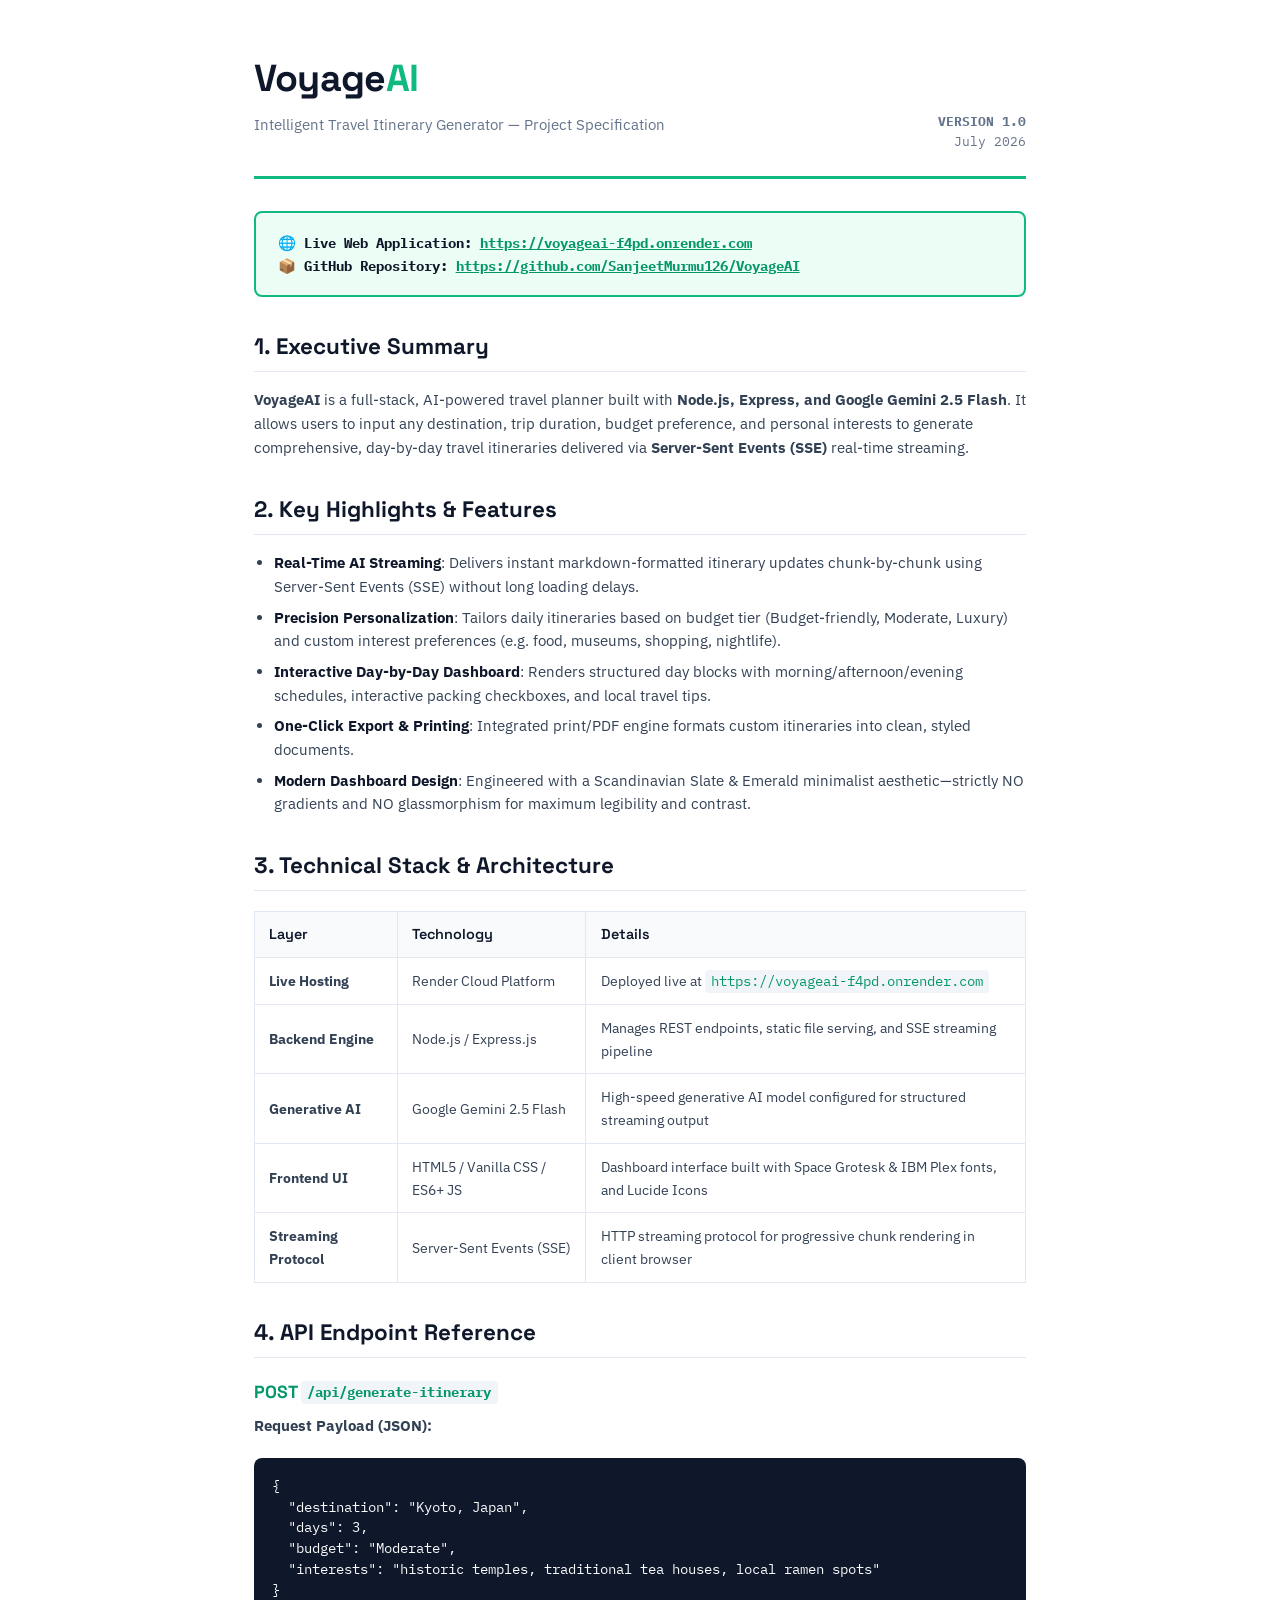
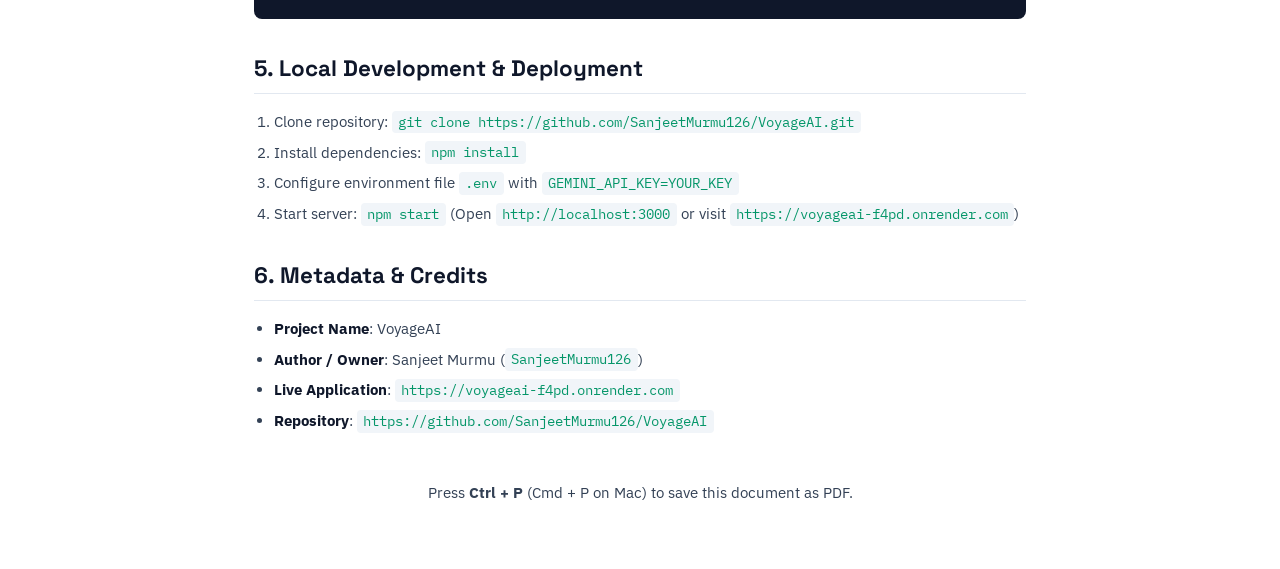
<file: project_description.html>
<!DOCTYPE html>
<html lang="en">
<head>
    <meta charset="UTF-8">
    <meta name="viewport" content="width=device-width, initial-scale=1.0">
    <title>VoyageAI — Project Specification</title>
    <!-- Google Fonts -->
    <link rel="preconnect" href="https://fonts.googleapis.com">
    <link rel="preconnect" href="https://fonts.gstatic.com" crossorigin>
    <link href="https://fonts.googleapis.com/css2?family=Space+Grotesk:wght@600;700&family=IBM+Plex+Mono:wght@500;600&family=IBM+Plex+Sans:wght@400;500;600&display=swap" rel="stylesheet">
    <style>
        :root {
            --primary: #10b981;
            --primary-dark: #059669;
            --dark: #0f172a;
            --text: #334155;
            --border: #e2e8f0;
            --bg-subtle: #f8fafc;
        }

        * {
            box-sizing: border-box;
            margin: 0;
            padding: 0;
        }

        body {
            font-family: 'IBM Plex Sans', system-ui, -apple-system, sans-serif;
            color: var(--text);
            line-height: 1.6;
            padding: 3rem 4rem;
            max-width: 900px;
            margin: 0 auto;
            background-color: #ffffff;
        }

        /* Header */
        .doc-header {
            border-bottom: 3px solid var(--primary);
            padding-bottom: 1.5rem;
            margin-bottom: 2rem;
            display: flex;
            justify-content: space-between;
            align-items: flex-end;
        }

        .title-group h1 {
            font-family: 'Space Grotesk', sans-serif;
            font-size: 2.35rem;
            font-weight: 700;
            color: var(--dark);
            letter-spacing: -0.02em;
        }

        .title-group h1 span {
            color: var(--primary);
        }

        .title-group p {
            font-size: 0.95rem;
            color: #64748b;
            margin-top: 0.25rem;
        }

        .doc-meta {
            font-family: 'IBM Plex Mono', monospace;
            font-size: 0.8rem;
            color: #64748b;
            text-align: right;
        }

        /* Live Badge Box */
        .live-link-box {
            background-color: #ecfdf5;
            border: 2px solid var(--primary);
            border-radius: 8px;
            padding: 1.1rem 1.35rem;
            margin: 1.5rem 0 2rem;
            font-family: 'IBM Plex Mono', monospace;
            font-size: 0.9rem;
            color: var(--dark);
        }

        .live-link-box a {
            color: var(--primary-dark);
            font-weight: 700;
            text-decoration: underline;
        }

        /* Headings */
        h2 {
            font-family: 'Space Grotesk', sans-serif;
            font-size: 1.4rem;
            color: var(--dark);
            border-bottom: 1px solid var(--border);
            padding-bottom: 0.4rem;
            margin-top: 2rem;
            margin-bottom: 1rem;
        }

        h3 {
            font-family: 'Space Grotesk', sans-serif;
            font-size: 1.1rem;
            color: var(--primary-dark);
            margin-top: 1.25rem;
            margin-bottom: 0.5rem;
        }

        p {
            font-size: 0.94rem;
            color: #334155;
            margin-bottom: 1rem;
        }

        /* Lists */
        ul, ol {
            padding-left: 1.25rem;
            margin-bottom: 1.25rem;
        }

        li {
            font-size: 0.92rem;
            color: #334155;
            margin-bottom: 0.45rem;
        }

        li strong {
            color: var(--dark);
        }

        /* Table */
        table {
            width: 100%;
            border-collapse: collapse;
            margin: 1.25rem 0;
            font-size: 0.9rem;
        }

        th, td {
            border: 1px solid var(--border);
            padding: 0.7rem 0.9rem;
            text-align: left;
        }

        th {
            background-color: var(--bg-subtle);
            font-family: 'Space Grotesk', sans-serif;
            font-weight: 600;
            color: var(--dark);
        }

        /* Code & Pre */
        pre {
            background-color: #0f172a;
            color: #f8fafc;
            font-family: 'IBM Plex Mono', monospace;
            font-size: 0.83rem;
            padding: 1.1rem;
            border-radius: 8px;
            overflow-x: auto;
            margin: 1.25rem 0;
            line-height: 1.5;
        }

        code {
            font-family: 'IBM Plex Mono', monospace;
            font-size: 0.86rem;
            background-color: #f1f5f9;
            color: var(--primary-dark);
            padding: 0.15rem 0.4rem;
            border-radius: 4px;
        }

        pre code {
            background-color: transparent;
            color: inherit;
            padding: 0;
        }

        /* Print Media */
        @media print {
            body {
                padding: 0;
            }
            .no-print {
                display: none;
            }
        }
    </style>
</head>
<body>
    <div class="doc-header">
        <div class="title-group">
            <h1>Voyage<span>AI</span></h1>
            <p>Intelligent Travel Itinerary Generator — Project Specification</p>
        </div>
        <div class="doc-meta">
            <strong>VERSION 1.0</strong><br>
            July 2026
        </div>
    </div>

    <div class="live-link-box">
        <strong>🌐 Live Web Application:</strong> <a href="https://voyageai-f4pd.onrender.com" target="_blank">https://voyageai-f4pd.onrender.com</a><br>
        <strong>📦 GitHub Repository:</strong> <a href="https://github.com/SanjeetMurmu126/VoyageAI" target="_blank">https://github.com/SanjeetMurmu126/VoyageAI</a>
    </div>

    <h2>1. Executive Summary</h2>
    <p><strong>VoyageAI</strong> is a full-stack, AI-powered travel planner built with <strong>Node.js, Express, and Google Gemini 2.5 Flash</strong>. It allows users to input any destination, trip duration, budget preference, and personal interests to generate comprehensive, day-by-day travel itineraries delivered via <strong>Server-Sent Events (SSE)</strong> real-time streaming.</p>

    <h2>2. Key Highlights & Features</h2>
    <ul>
        <li><strong>Real-Time AI Streaming</strong>: Delivers instant markdown-formatted itinerary updates chunk-by-chunk using Server-Sent Events (SSE) without long loading delays.</li>
        <li><strong>Precision Personalization</strong>: Tailors daily itineraries based on budget tier (Budget-friendly, Moderate, Luxury) and custom interest preferences (e.g. food, museums, shopping, nightlife).</li>
        <li><strong>Interactive Day-by-Day Dashboard</strong>: Renders structured day blocks with morning/afternoon/evening schedules, interactive packing checkboxes, and local travel tips.</li>
        <li><strong>One-Click Export & Printing</strong>: Integrated print/PDF engine formats custom itineraries into clean, styled documents.</li>
        <li><strong>Modern Dashboard Design</strong>: Engineered with a Scandinavian Slate & Emerald minimalist aesthetic—strictly NO gradients and NO glassmorphism for maximum legibility and contrast.</li>
    </ul>

    <h2>3. Technical Stack & Architecture</h2>
    <table>
        <thead>
            <tr>
                <th>Layer</th>
                <th>Technology</th>
                <th>Details</th>
            </tr>
        </thead>
        <tbody>
            <tr>
                <td><strong>Live Hosting</strong></td>
                <td>Render Cloud Platform</td>
                <td>Deployed live at <code>https://voyageai-f4pd.onrender.com</code></td>
            </tr>
            <tr>
                <td><strong>Backend Engine</strong></td>
                <td>Node.js / Express.js</td>
                <td>Manages REST endpoints, static file serving, and SSE streaming pipeline</td>
            </tr>
            <tr>
                <td><strong>Generative AI</strong></td>
                <td>Google Gemini 2.5 Flash</td>
                <td>High-speed generative AI model configured for structured streaming output</td>
            </tr>
            <tr>
                <td><strong>Frontend UI</strong></td>
                <td>HTML5 / Vanilla CSS / ES6+ JS</td>
                <td>Dashboard interface built with Space Grotesk & IBM Plex fonts, and Lucide Icons</td>
            </tr>
            <tr>
                <td><strong>Streaming Protocol</strong></td>
                <td>Server-Sent Events (SSE)</td>
                <td>HTTP streaming protocol for progressive chunk rendering in client browser</td>
            </tr>
        </tbody>
    </table>

    <h2>4. API Endpoint Reference</h2>
    <h3>POST <code>/api/generate-itinerary</code></h3>
    <p><strong>Request Payload (JSON):</strong></p>
<pre><code>{
  "destination": "Kyoto, Japan",
  "days": 3,
  "budget": "Moderate",
  "interests": "historic temples, traditional tea houses, local ramen spots"
}</code></pre>

    <h2>5. Local Development & Deployment</h2>
    <ol>
        <li>Clone repository: <code>git clone https://github.com/SanjeetMurmu126/VoyageAI.git</code></li>
        <li>Install dependencies: <code>npm install</code></li>
        <li>Configure environment file <code>.env</code> with <code>GEMINI_API_KEY=YOUR_KEY</code></li>
        <li>Start server: <code>npm start</code> (Open <code>http://localhost:3000</code> or visit <code>https://voyageai-f4pd.onrender.com</code>)</li>
    </ol>

    <h2>6. Metadata & Credits</h2>
    <ul>
        <li><strong>Project Name</strong>: VoyageAI</li>
        <li><strong>Author / Owner</strong>: Sanjeet Murmu (<code>SanjeetMurmu126</code>)</li>
        <li><strong>Live Application</strong>: <code>https://voyageai-f4pd.onrender.com</code></li>
        <li><strong>Repository</strong>: <code>https://github.com/SanjeetMurmu126/VoyageAI</code></li>
    </ul>

    <div style="margin-top: 3rem; text-align: center; font-size: 0.8rem; color: #94a3b8;" class="no-print">
        <p>Press <strong>Ctrl + P</strong> (Cmd + P on Mac) to save this document as PDF.</p>
    </div>
</body>
</html>
</file>
